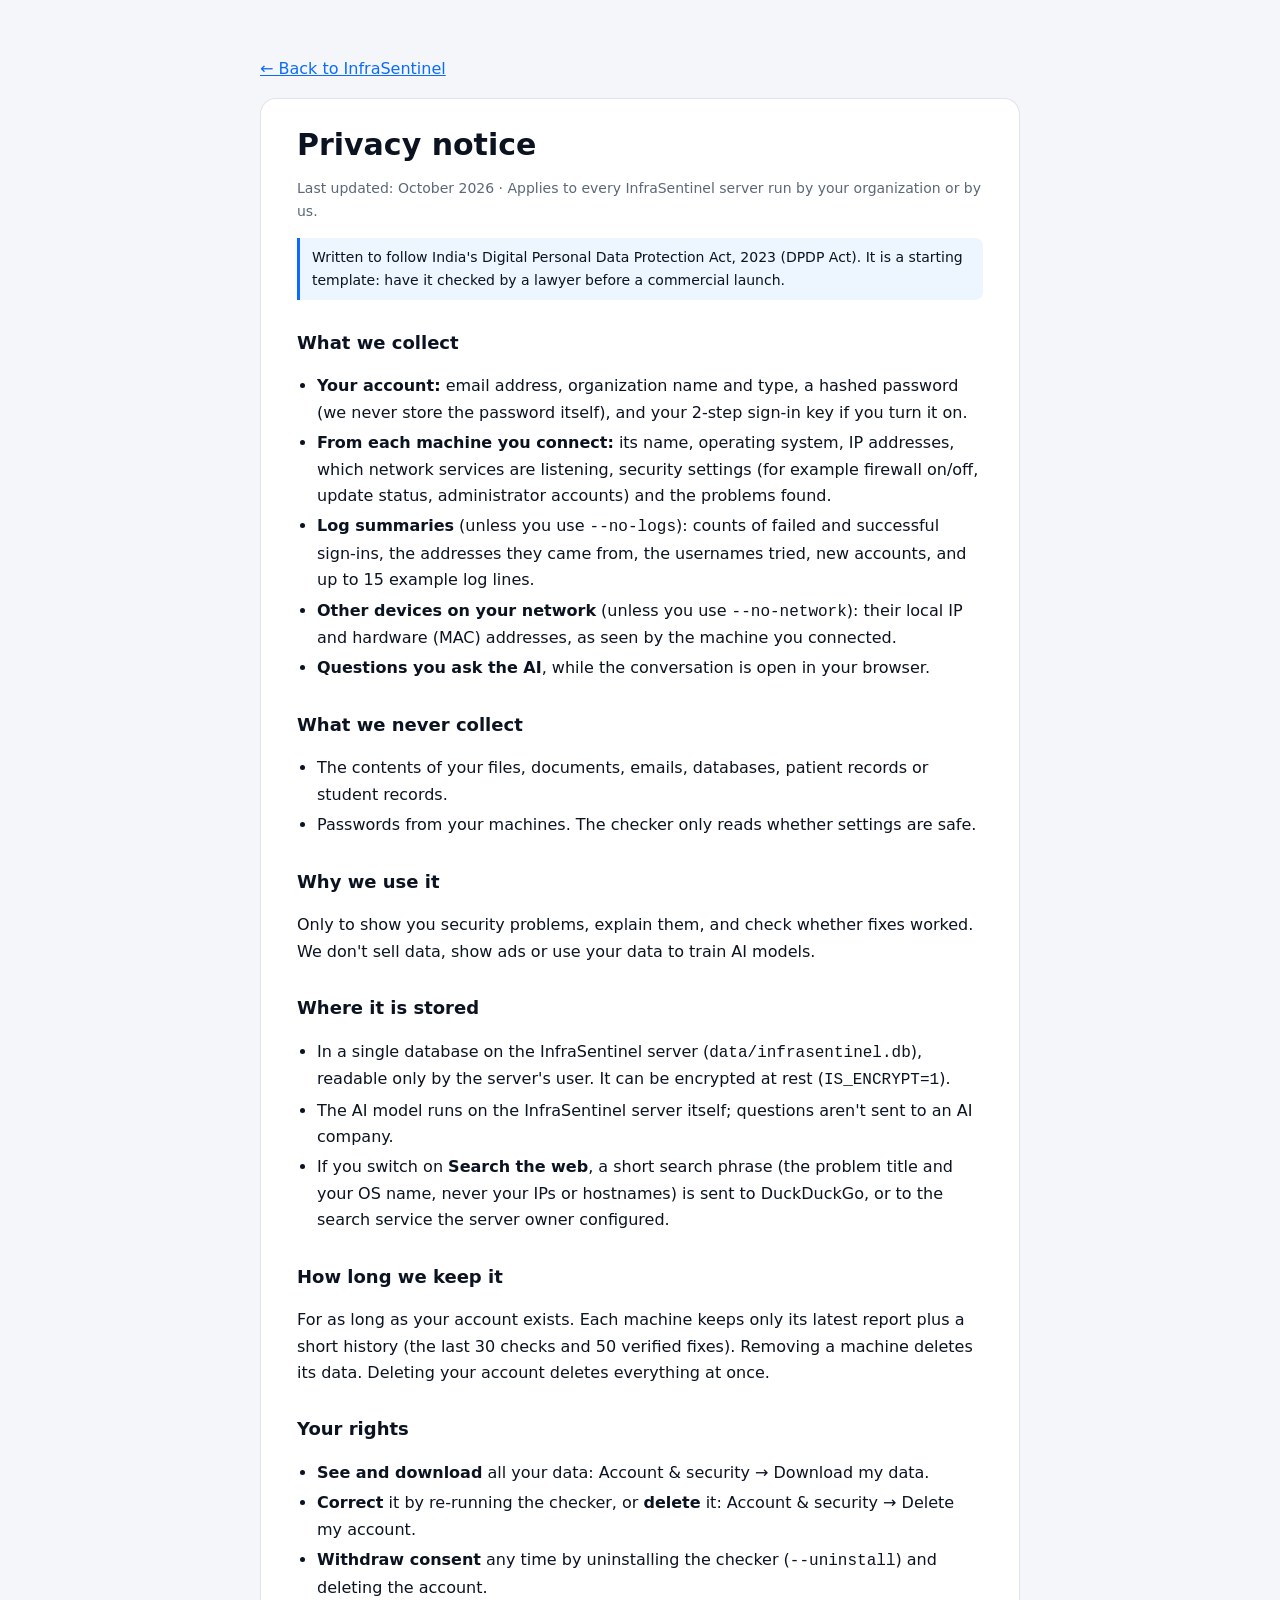
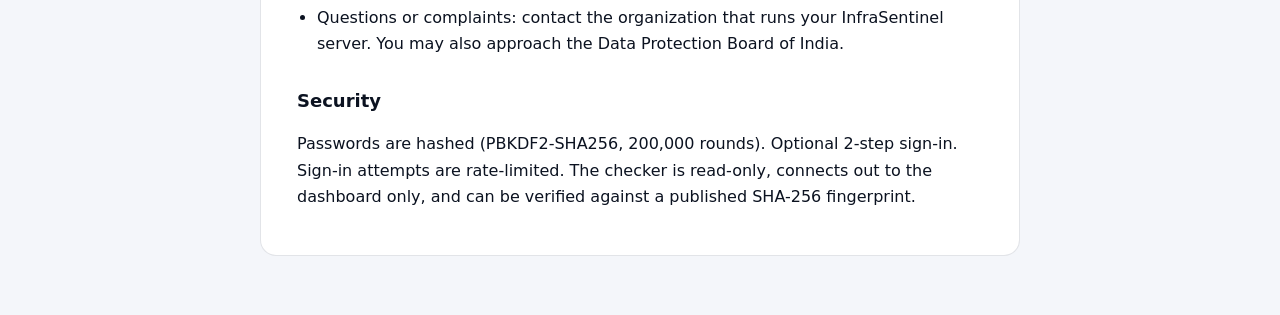
<file: privacy.html>
<!doctype html>
<html lang="en"><head><meta charset="utf-8"><meta name="viewport" content="width=device-width,initial-scale=1">
<title>Privacy · InfraSentinel</title>
<script>try{var t=localStorage.getItem("is_theme");if(t==="light"||t==="dark")document.documentElement.dataset.theme=t}catch(e){}</script>
<style>
:root{--bg:#F4F6FA;--panel:#fff;--ink:#0B1220;--muted:#5B6879;--line:rgba(16,32,64,.12);--accent:#0A6CFF;color-scheme:light}
@media (prefers-color-scheme:dark){:root:not([data-theme="light"]){--bg:#070B12;--panel:#0F1520;--ink:#F3F6FB;--muted:#9BA7B9;--line:rgba(255,255,255,.12);--accent:#3D9BFF;color-scheme:dark}}
:root[data-theme="dark"]{--bg:#070B12;--panel:#0F1520;--ink:#F3F6FB;--muted:#9BA7B9;--line:rgba(255,255,255,.12);--accent:#3D9BFF;color-scheme:dark}
body{margin:0;background:var(--bg);color:var(--ink);font:16px/1.65 -apple-system,BlinkMacSystemFont,"Segoe UI",Inter,system-ui,sans-serif}
main{max-width:760px;margin:0 auto;padding:40px 16px 64px}
.card{background:var(--panel);border:1px solid var(--line);border-radius:16px;padding:28px clamp(18px,4vw,36px)}
h1{font-size:30px;line-height:1.2;margin:0 0 4px} h2{font-size:18px;margin:28px 0 6px}
.muted{color:var(--muted);font-size:14px} a{color:var(--accent)} ul{padding-left:20px} li{margin:4px 0}
.note{border-left:3px solid var(--accent);padding:8px 12px;background:rgba(10,108,255,.07);border-radius:0 8px 8px 0;font-size:14px}
</style></head><body><main><p><a href="/login">← Back to InfraSentinel</a></p><div class="card">
<h1>Privacy notice</h1><p class="muted">Last updated: October 2026 · Applies to every InfraSentinel server run by your organization or by us.</p>
<p class="note">Written to follow India's Digital Personal Data Protection Act, 2023 (DPDP Act). It is a starting template: have it checked by a lawyer before a commercial launch.</p>
<h2>What we collect</h2>
<ul><li><b>Your account:</b> email address, organization name and type, a hashed password (we never store the password itself), and your 2-step sign-in key if you turn it on.</li>
<li><b>From each machine you connect:</b> its name, operating system, IP addresses, which network services are listening, security settings (for example firewall on/off, update status, administrator accounts) and the problems found.</li>
<li><b>Log summaries</b> (unless you use <code>--no-logs</code>): counts of failed and successful sign-ins, the addresses they came from, the usernames tried, new accounts, and up to 15 example log lines.</li>
<li><b>Other devices on your network</b> (unless you use <code>--no-network</code>): their local IP and hardware (MAC) addresses, as seen by the machine you connected.</li>
<li><b>Questions you ask the AI</b>, while the conversation is open in your browser.</li></ul>
<h2>What we never collect</h2>
<ul><li>The contents of your files, documents, emails, databases, patient records or student records.</li>
<li>Passwords from your machines. The checker only reads whether settings are safe.</li></ul>
<h2>Why we use it</h2>
<p>Only to show you security problems, explain them, and check whether fixes worked. We don't sell data, show ads or use your data to train AI models.</p>
<h2>Where it is stored</h2>
<ul><li>In a single database on the InfraSentinel server (<code>data/infrasentinel.db</code>), readable only by the server's user. It can be encrypted at rest (<code>IS_ENCRYPT=1</code>).</li>
<li>The AI model runs on the InfraSentinel server itself; questions aren't sent to an AI company.</li>
<li>If you switch on <b>Search the web</b>, a short search phrase (the problem title and your OS name, never your IPs or hostnames) is sent to DuckDuckGo, or to the search service the server owner configured.</li></ul>
<h2>How long we keep it</h2>
<p>For as long as your account exists. Each machine keeps only its latest report plus a short history (the last 30 checks and 50 verified fixes). Removing a machine deletes its data. Deleting your account deletes everything at once.</p>
<h2>Your rights</h2>
<ul><li><b>See and download</b> all your data: Account &amp; security → Download my data.</li>
<li><b>Correct</b> it by re-running the checker, or <b>delete</b> it: Account &amp; security → Delete my account.</li>
<li><b>Withdraw consent</b> any time by uninstalling the checker (<code>--uninstall</code>) and deleting the account.</li>
<li>Questions or complaints: contact the organization that runs your InfraSentinel server. You may also approach the Data Protection Board of India.</li></ul>
<h2>Security</h2>
<p>Passwords are hashed (PBKDF2-SHA256, 200,000 rounds). Optional 2-step sign-in. Sign-in attempts are rate-limited. The checker is read-only, connects out to the dashboard only, and can be verified against a published SHA-256 fingerprint.</p>
</div></main></body></html>
</file>
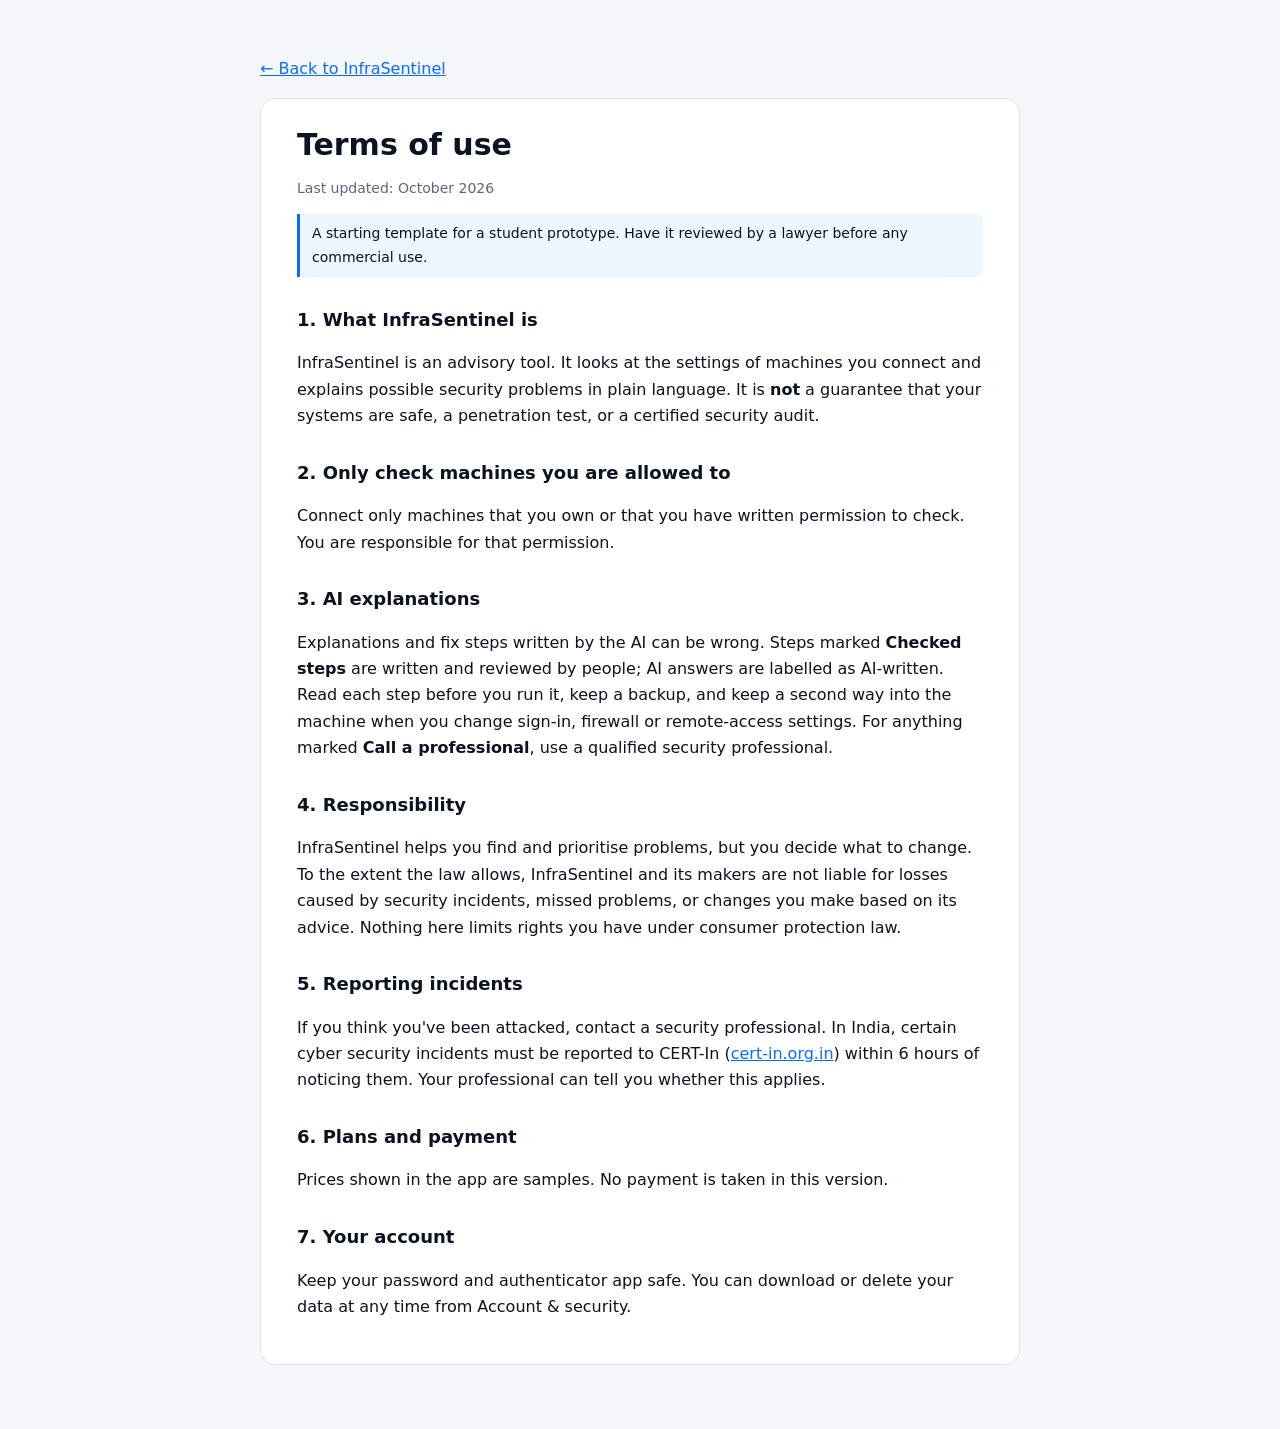
<file: terms.html>
<!doctype html>
<html lang="en"><head><meta charset="utf-8"><meta name="viewport" content="width=device-width,initial-scale=1">
<title>Terms · InfraSentinel</title>
<script>try{var t=localStorage.getItem("is_theme");if(t==="light"||t==="dark")document.documentElement.dataset.theme=t}catch(e){}</script>
<style>
:root{--bg:#F4F6FA;--panel:#fff;--ink:#0B1220;--muted:#5B6879;--line:rgba(16,32,64,.12);--accent:#0A6CFF;color-scheme:light}
@media (prefers-color-scheme:dark){:root:not([data-theme="light"]){--bg:#070B12;--panel:#0F1520;--ink:#F3F6FB;--muted:#9BA7B9;--line:rgba(255,255,255,.12);--accent:#3D9BFF;color-scheme:dark}}
:root[data-theme="dark"]{--bg:#070B12;--panel:#0F1520;--ink:#F3F6FB;--muted:#9BA7B9;--line:rgba(255,255,255,.12);--accent:#3D9BFF;color-scheme:dark}
body{margin:0;background:var(--bg);color:var(--ink);font:16px/1.65 -apple-system,BlinkMacSystemFont,"Segoe UI",Inter,system-ui,sans-serif}
main{max-width:760px;margin:0 auto;padding:40px 16px 64px}
.card{background:var(--panel);border:1px solid var(--line);border-radius:16px;padding:28px clamp(18px,4vw,36px)}
h1{font-size:30px;line-height:1.2;margin:0 0 4px} h2{font-size:18px;margin:28px 0 6px}
.muted{color:var(--muted);font-size:14px} a{color:var(--accent)} ul{padding-left:20px} li{margin:4px 0}
.note{border-left:3px solid var(--accent);padding:8px 12px;background:rgba(10,108,255,.07);border-radius:0 8px 8px 0;font-size:14px}
</style></head><body><main><p><a href="/login">← Back to InfraSentinel</a></p><div class="card">
<h1>Terms of use</h1><p class="muted">Last updated: October 2026</p>
<p class="note">A starting template for a student prototype. Have it reviewed by a lawyer before any commercial use.</p>
<h2>1. What InfraSentinel is</h2>
<p>InfraSentinel is an advisory tool. It looks at the settings of machines you connect and explains possible security problems in plain language. It is <b>not</b> a guarantee that your systems are safe, a penetration test, or a certified security audit.</p>
<h2>2. Only check machines you are allowed to</h2>
<p>Connect only machines that you own or that you have written permission to check. You are responsible for that permission.</p>
<h2>3. AI explanations</h2>
<p>Explanations and fix steps written by the AI can be wrong. Steps marked <b>Checked steps</b> are written and reviewed by people; AI answers are labelled as AI-written. Read each step before you run it, keep a backup, and keep a second way into the machine when you change sign-in, firewall or remote-access settings. For anything marked <b>Call a professional</b>, use a qualified security professional.</p>
<h2>4. Responsibility</h2>
<p>InfraSentinel helps you find and prioritise problems, but you decide what to change. To the extent the law allows, InfraSentinel and its makers are not liable for losses caused by security incidents, missed problems, or changes you make based on its advice. Nothing here limits rights you have under consumer protection law.</p>
<h2>5. Reporting incidents</h2>
<p>If you think you've been attacked, contact a security professional. In India, certain cyber security incidents must be reported to CERT-In (<a href="https://www.cert-in.org.in" target="_blank" rel="noopener">cert-in.org.in</a>) within 6 hours of noticing them. Your professional can tell you whether this applies.</p>
<h2>6. Plans and payment</h2>
<p>Prices shown in the app are samples. No payment is taken in this version.</p>
<h2>7. Your account</h2>
<p>Keep your password and authenticator app safe. You can download or delete your data at any time from Account &amp; security.</p>
</div></main></body></html>
</file>
